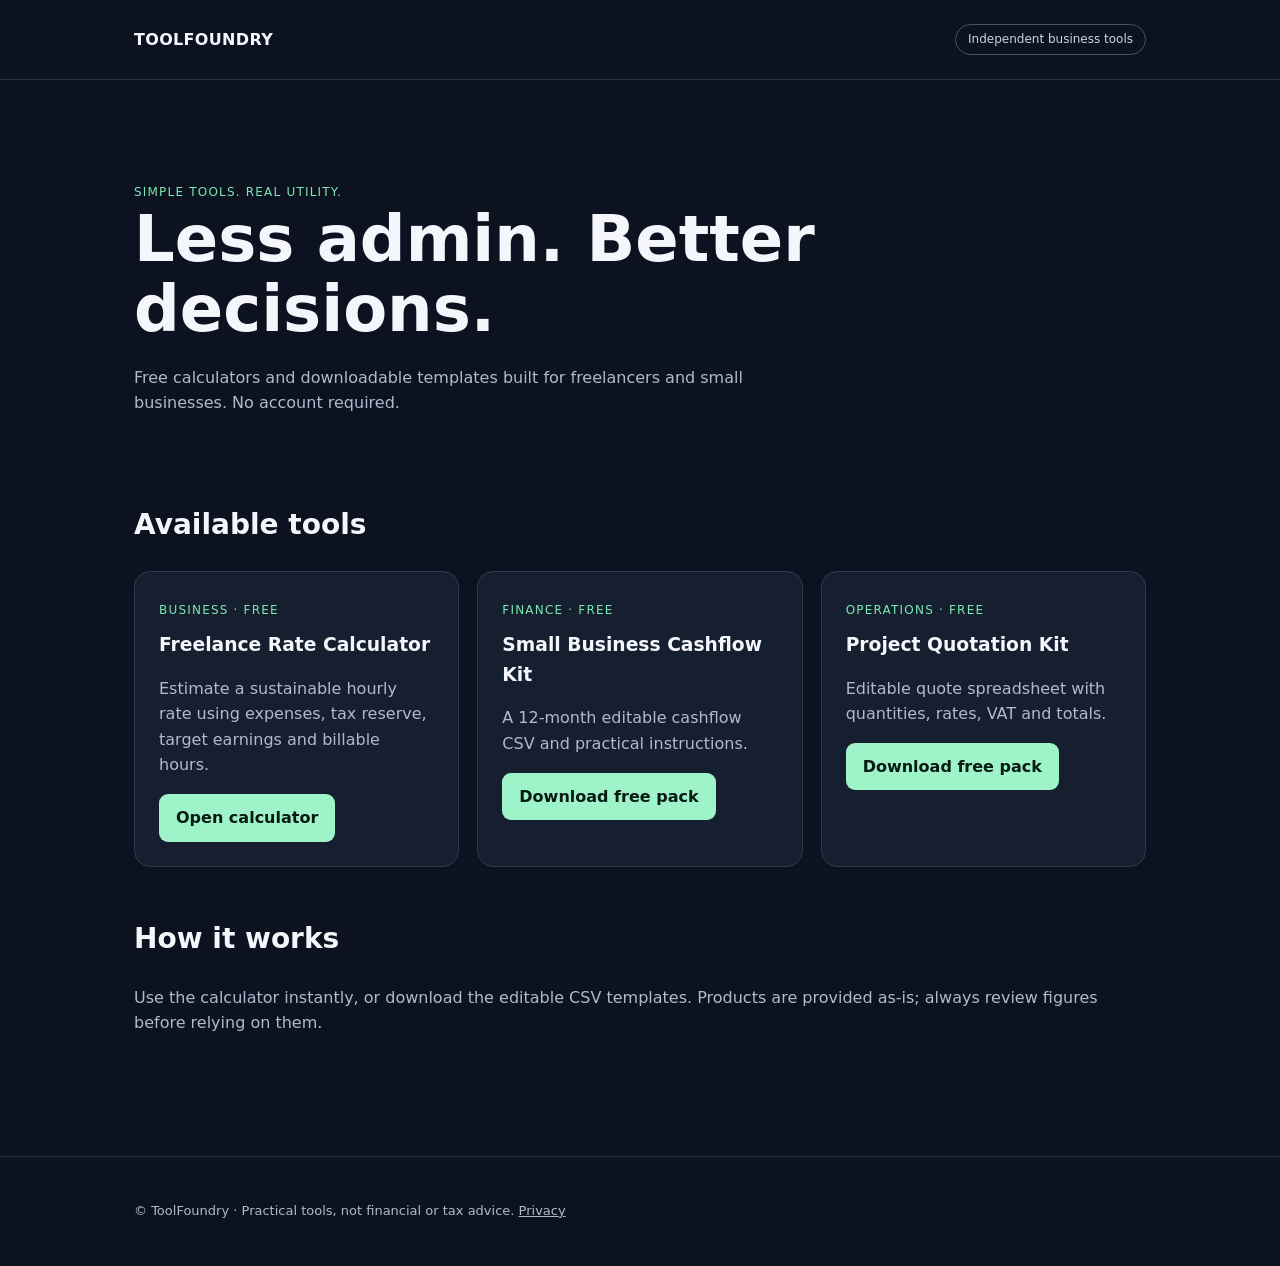
<file: index.html>
<!doctype html><html lang="en"><head><meta charset="utf-8"><meta name="viewport" content="width=device-width,initial-scale=1"><meta name="description" content="Useful free tools and templates for independent businesses."><title>Free business tools | ToolFoundry</title><link rel="stylesheet" href="/style.css"></head><body><header><div class="wrap"><a class="brand" href="/">TOOLFOUNDRY</a><span class="pill">Independent business tools</span></div></header><main class="wrap"><section class="hero"><span class="tag">Simple tools. Real utility.</span><h1>Less admin. Better decisions.</h1><p class="muted" style="max-width:630px">Free calculators and downloadable templates built for freelancers and small businesses. No account required.</p></section><h2>Available tools</h2><div class="grid"><article class="card"><span class="tag">Business · Free</span><h3>Freelance Rate Calculator</h3><p class="muted">Estimate a sustainable hourly rate using expenses, tax reserve, target earnings and billable hours.</p><a class="btn" href="/freelance-rate-calculator.html">Open calculator</a></article><article class="card"><span class="tag">Finance · Free</span><h3>Small Business Cashflow Kit</h3><p class="muted">A 12-month editable cashflow CSV and practical instructions.</p><a class="btn" href="/business-template-pack.zip">Download free pack</a></article><article class="card"><span class="tag">Operations · Free</span><h3>Project Quotation Kit</h3><p class="muted">Editable quote spreadsheet with quantities, rates, VAT and totals.</p><a class="btn" href="/business-template-pack.zip">Download free pack</a></article></div><section style="margin-top:50px"><h2>How it works</h2><p class="muted">Use the calculator instantly, or download the editable CSV templates. Products are provided as-is; always review figures before relying on them.</p></section></main><footer><div class="wrap">© ToolFoundry · Practical tools, not financial or tax advice. <a href="/privacy.html">Privacy</a></div></footer></body></html>
</file>
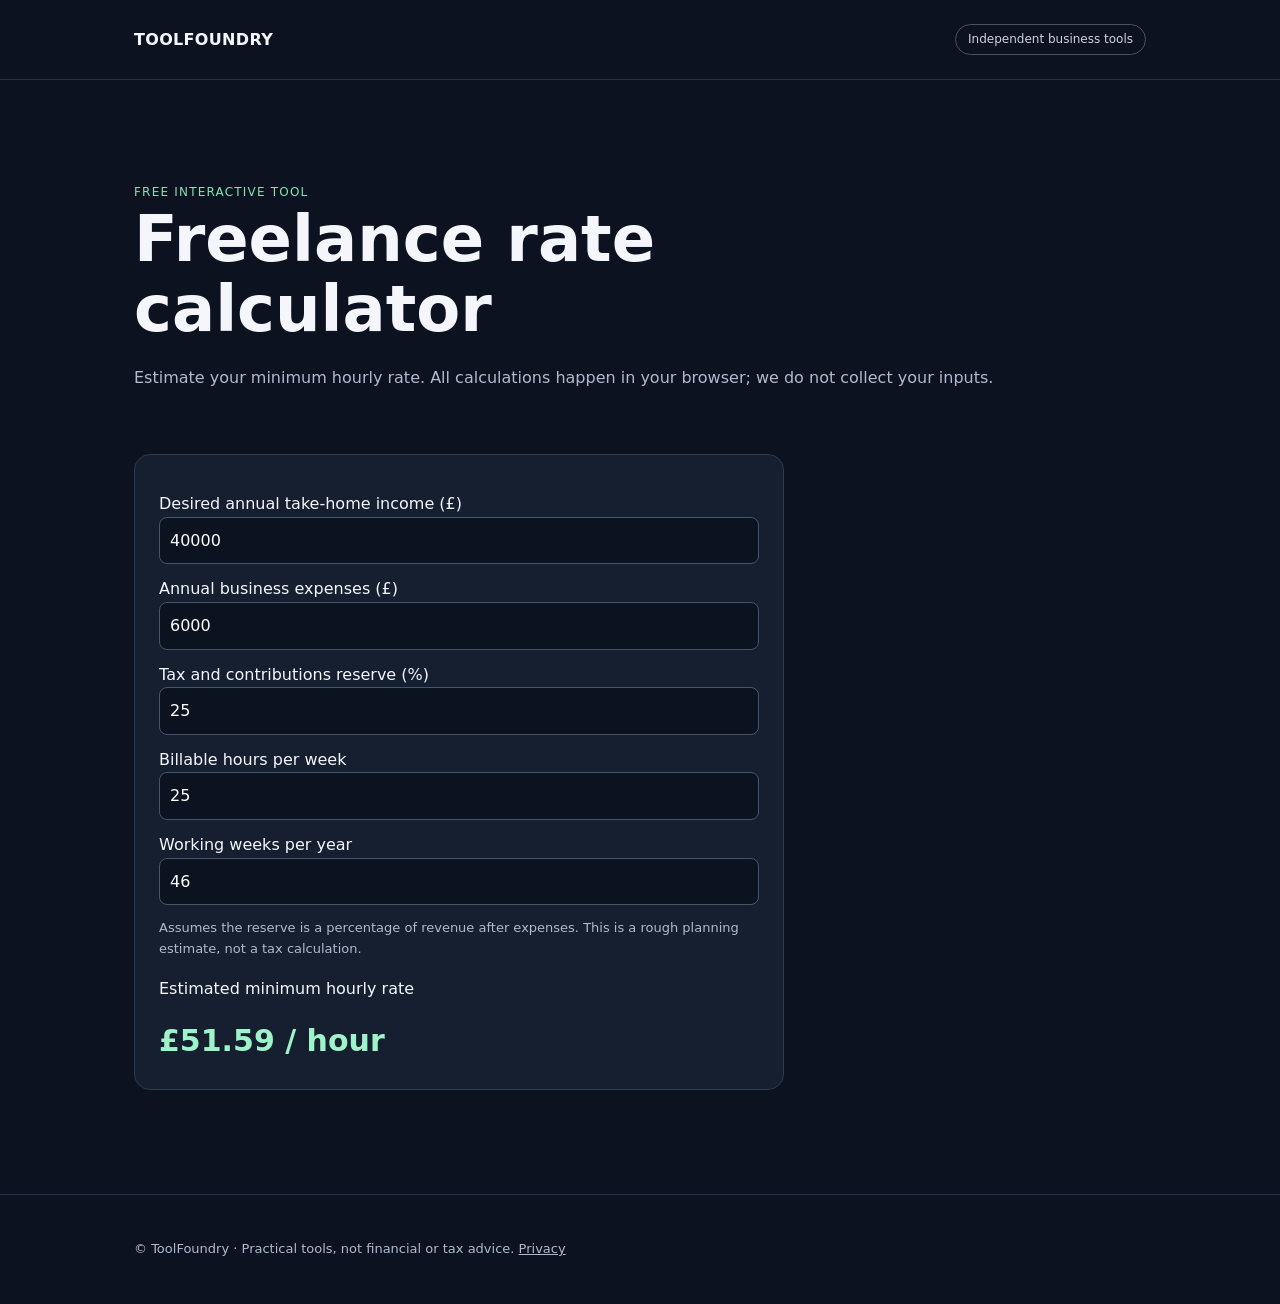
<file: freelance-rate-calculator.html>
<!doctype html><html lang="en"><head><meta charset="utf-8"><meta name="viewport" content="width=device-width,initial-scale=1"><meta name="description" content="Useful free tools and templates for independent businesses."><title>Freelance Rate Calculator | ToolFoundry</title><link rel="stylesheet" href="/style.css"></head><body><header><div class="wrap"><a class="brand" href="/">TOOLFOUNDRY</a><span class="pill">Independent business tools</span></div></header><main class="wrap"><section class="hero"><span class="tag">Free interactive tool</span><h1>Freelance rate calculator</h1><p class="muted">Estimate your minimum hourly rate. All calculations happen in your browser; we do not collect your inputs.</p></section><div class="card" style="max-width:650px"><label>Desired annual take-home income (£)<input id="income" type="number" min="0" value="40000"></label><label>Annual business expenses (£)<input id="expenses" type="number" min="0" value="6000"></label><label>Tax and contributions reserve (%)<input id="tax" type="number" min="0" max="95" value="25"></label><label>Billable hours per week<input id="hours" type="number" min="1" value="25"></label><label>Working weeks per year<input id="weeks" type="number" min="1" max="52" value="46"></label><p class="muted small">Assumes the reserve is a percentage of revenue after expenses. This is a rough planning estimate, not a tax calculation.</p><p>Estimated minimum hourly rate</p><strong class="result" id="result" aria-live="polite">—</strong></div><script>function calculate(){let v=id=>Number(document.getElementById(id).value);let net=v('income'),expenses=v('expenses'),tax=v('tax'),hours=v('hours'),weeks=v('weeks');let out=document.getElementById('result');if([net,expenses,tax,hours,weeks].some(x=>!Number.isFinite(x))||net<0||expenses<0||tax<0||tax>=100||hours<=0||weeks<=0||weeks>52){out.textContent='Check your inputs';return}let revenue=expenses+net/(1-tax/100);out.textContent=new Intl.NumberFormat('en-GB',{style:'currency',currency:'GBP'}).format(revenue/(hours*weeks))+' / hour'}document.querySelectorAll('input').forEach(x=>x.addEventListener('input',calculate));calculate();</script></main><footer><div class="wrap">© ToolFoundry · Practical tools, not financial or tax advice. <a href="/privacy.html">Privacy</a></div></footer></body></html>
</file>
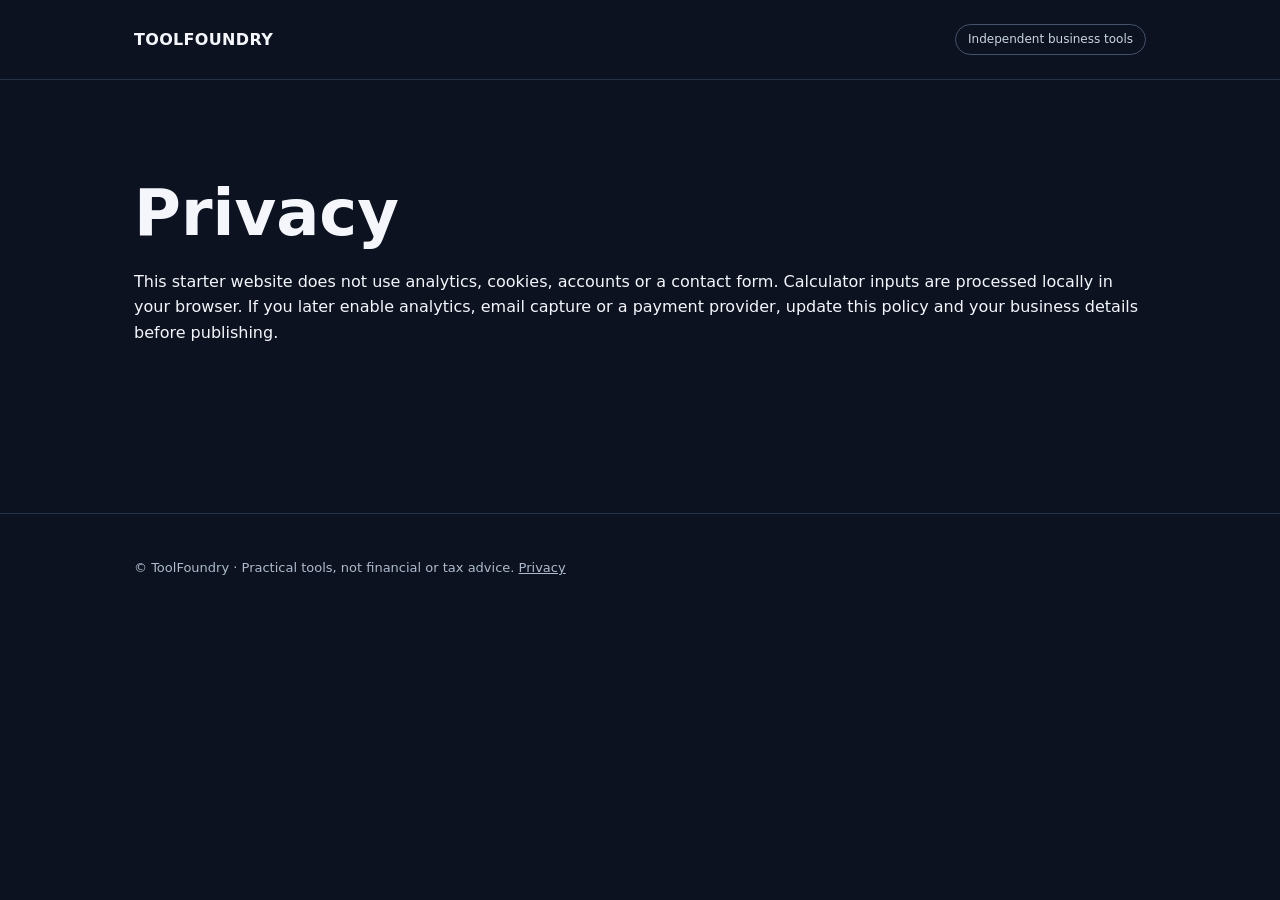
<file: privacy.html>
<!doctype html><html lang="en"><head><meta charset="utf-8"><meta name="viewport" content="width=device-width,initial-scale=1"><meta name="description" content="Useful free tools and templates for independent businesses."><title>Privacy | ToolFoundry</title><link rel="stylesheet" href="/style.css"></head><body><header><div class="wrap"><a class="brand" href="/">TOOLFOUNDRY</a><span class="pill">Independent business tools</span></div></header><main class="wrap"><section class="hero"><h1>Privacy</h1><p>This starter website does not use analytics, cookies, accounts or a contact form. Calculator inputs are processed locally in your browser. If you later enable analytics, email capture or a payment provider, update this policy and your business details before publishing.</p></section></main><footer><div class="wrap">© ToolFoundry · Practical tools, not financial or tax advice. <a href="/privacy.html">Privacy</a></div></footer></body></html>
</file>
<file: style.css>
*{box-sizing:border-box}body{margin:0;font:16px/1.6 system-ui,-apple-system,Segoe UI,sans-serif;background:#0c1220;color:#f4f6fb}a{color:inherit}.wrap{max-width:1060px;margin:auto;padding:24px}header{border-bottom:1px solid #263246}header .wrap{display:flex;justify-content:space-between;align-items:center}header a{text-decoration:none}.brand{font-weight:800;letter-spacing:.02em}.pill{border:1px solid #455269;padding:5px 12px;border-radius:99px;font-size:12px;color:#cbd5e1}.hero{padding:74px 0 48px}h1{font-size:clamp(34px,6vw,64px);line-height:1.1;max-width:780px;margin:0 0 20px}h2{font-size:28px}.muted{color:#afbbcc}.grid{display:grid;grid-template-columns:repeat(auto-fit,minmax(260px,1fr));gap:18px}.card{background:#151f30;border:1px solid #2c3b50;border-radius:16px;padding:24px}.card h3{margin:8px 0}.tag{font-size:12px;text-transform:uppercase;letter-spacing:.1em;color:#7de7b1}.btn{display:inline-block;background:#9ff3c8;color:#071a13;font-weight:750;border:0;border-radius:9px;padding:11px 17px;text-decoration:none;cursor:pointer}.btn:hover{background:#c4ffdf}footer{border-top:1px solid #263246;margin-top:80px;padding:20px 0;color:#afbbcc;font-size:13px}input{width:100%;padding:10px;background:#0b1321;border:1px solid #44546b;border-radius:8px;color:white;font:inherit}label{display:block;margin:12px 0}strong.result{font-size:30px;color:#9ff3c8} .small{font-size:13px}
</file>
